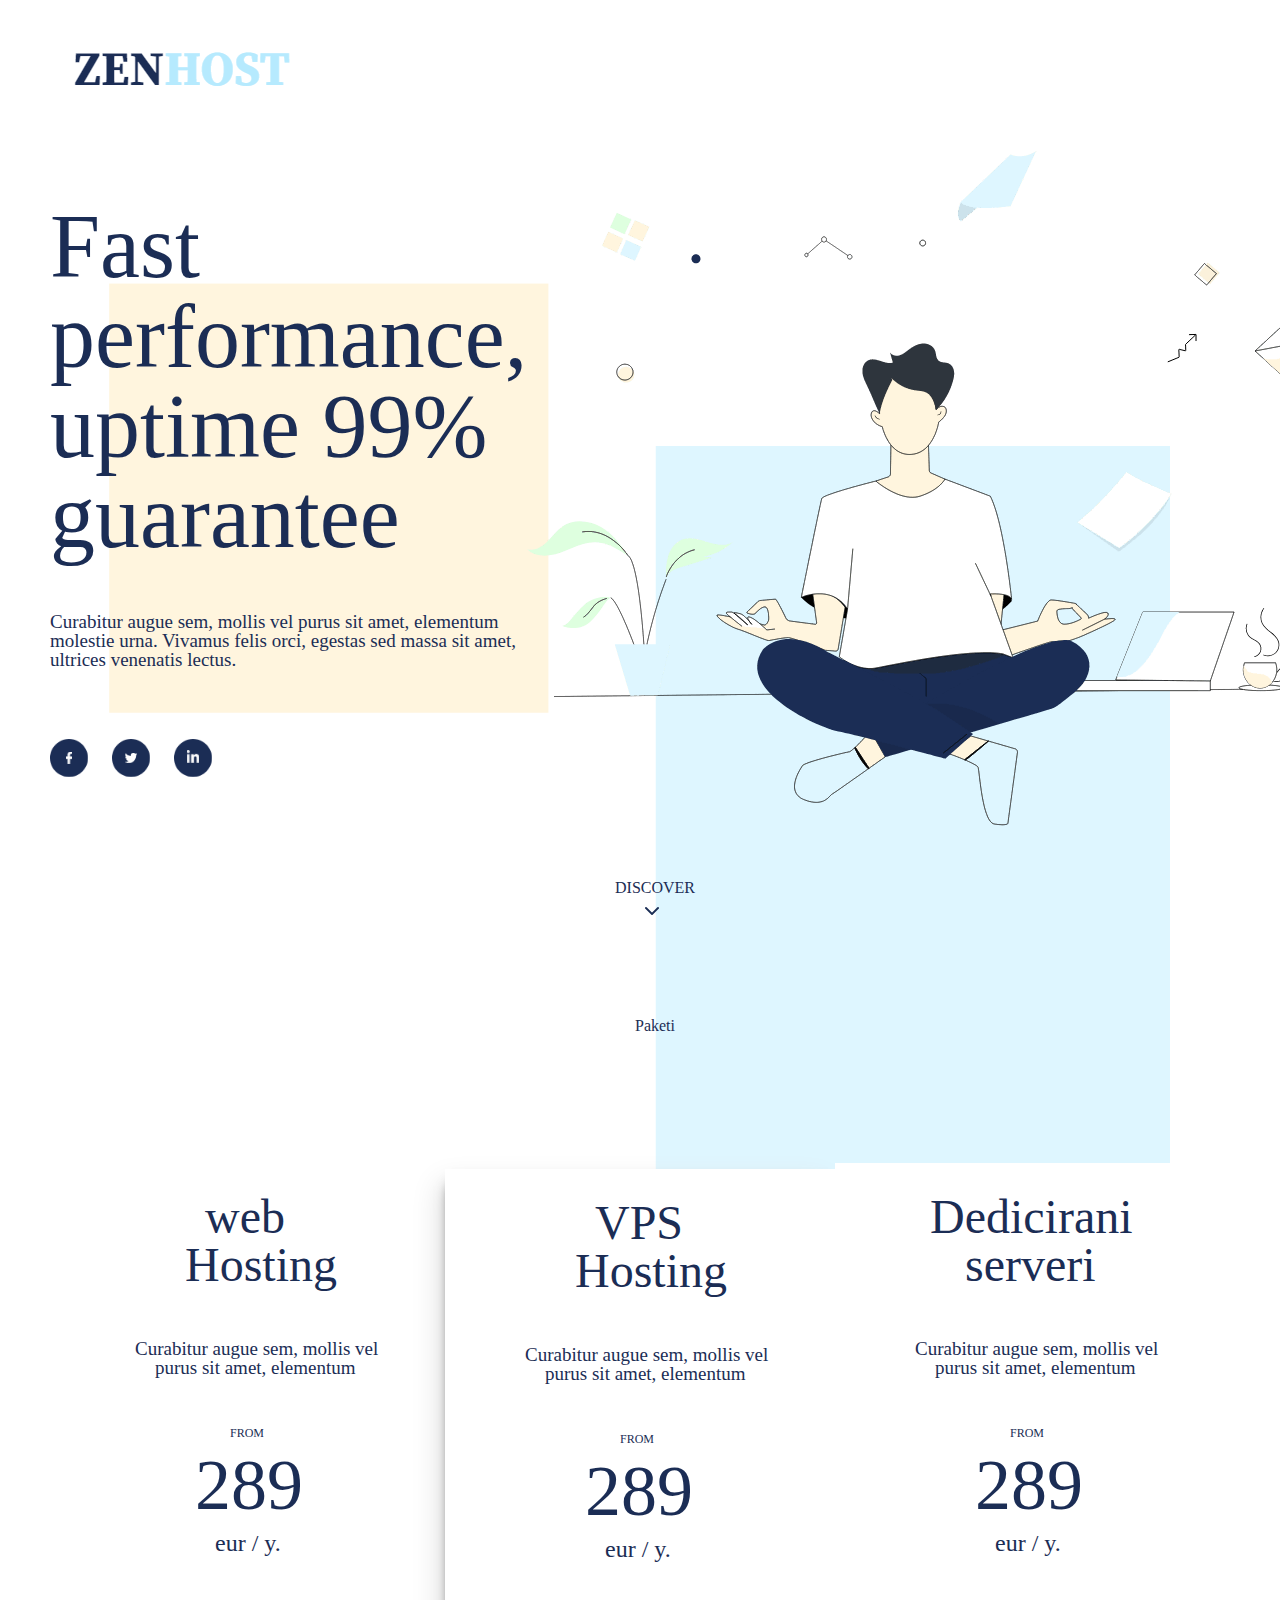
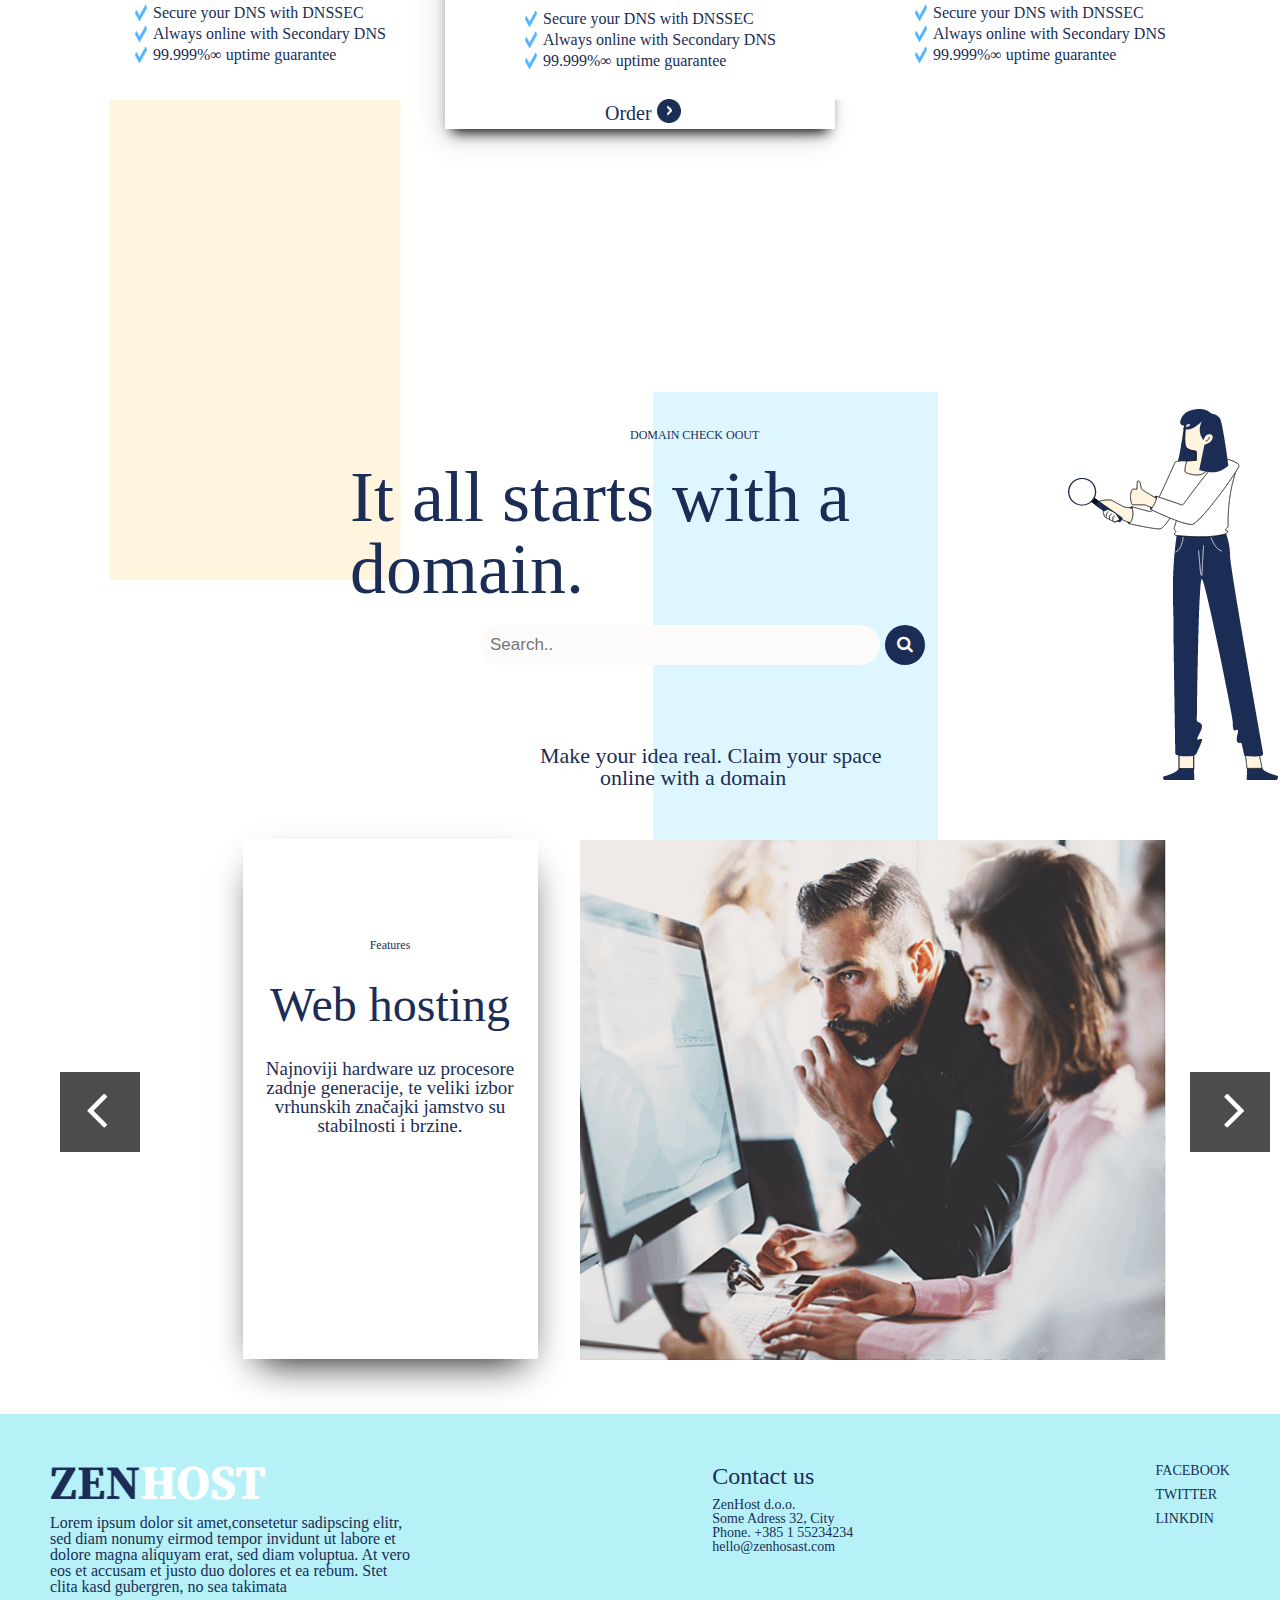
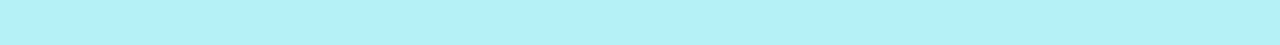
<file: index.html>
<!DOCTYPE html>
<html lang="en">
<head>
    <meta charset="UTF-8">
    <meta http-equiv="X-UA-Compatible" content="IE=edge">
    <meta name="viewport" content="width=device-width, initial-scale=1.0">
    <title>hosting website</title>
    <link rel="stylesheet" href="css/global.css">
    <link rel="preconnect" href="https://fonts.googleapis.com">
    <link rel="preconnect" href="https://fonts.gstatic.com" crossorigin>
    <link href="https://fonts.googleapis.com/css2?family=Raleway:ital,wght@0,200;1,300&display=swap" rel="stylesheet">  
    <link rel="stylesheet" href="https://cdnjs.cloudflare.com/ajax/libs/font-awesome/4.7.0/css/font-awesome.min.css">

</head>
<body>
    <header>
        <nav class="navbar">
            <a class="nav-breanding" href="index.html"><img src="images/logo.png" alt="logo"></a>
            
                <ul class="nav-menu">
                    <li class="nav-item">
                        <a class="nav-link" href="#section-2">DISCOVER</a>
                    </li>
                
        
                    <li class="nav-item">
                        <img src="images/Line.png" alt="Line">
                    </li>
                
                    <li class="nav-item">
                        <a class="nav-link" href="index.html">home</a>
                    </li>
               
                    <li class="nav-item">
                        <a class="nav-link" href="pages/about us.html">About us</a>
                    </li>
                
                    <li class="nav-item">
                        <a class="nav-link" href="pages/contact.html">Contact</a>
                    </li>
                </ul>
                <div class="hamburger">
                    <span class="bar"><i class="fa fa-bars" aria-hidden="true"></i></span>
                    <span class="barr"><i class="fa fa-close" aria-hidden="true"></i></span>
                    

                </div>
            
        </nav>
    </header>
    <section class="sec-1">
        <div class="in-1">
            <p class="front-p"> Fast performance, uptime 99% guarantee</p>
            <p class="low">Curabitur augue sem, mollis vel purus sit amet, elementum molestie urna. Vivamus felis orci, egestas sed massa sit amet, ultrices venenatis lectus.</p>
            <img src="images/Social.png" alt="Social">
        </div>
       <div class="in-2">
           <img src="images/HEAD.png" alt="head">
       </div>
    </section>
    <section class="sec-2" id="section-2">
        <div class="dscv">
            <p class="discover">DISCOVER</p>
            <img class="imgarrow" src="images/arrow.png" alt="arrow">
        </div>
        <p class="Paketi">Paketi</p>
        
        
        <div class="insec-2">
            <div class="sbox ">
                <p class="p-1">web  </p> 
                <p class="pp-1">Hosting </p>
                <p class="p-2">Curabitur augue sem, mollis vel</p>
                <p class="pp-2">purus sit amet, elementum </p>
                <div class="inb-1"> 
                    <p class="inp-1">FROM</p>
                    <p class="inp-2">289</p>
                    <p class="inp-3">eur / y.</p>
                </div>
                <div class="inb-2">
                    <div class="in-inb-1"><img src="images/check.png" alt="check" class="check"><p class="inp-4">Secure your DNS with DNSSEC</p></div>
                    <div class="in-inb-1"><img src="images/check.png" alt="check" class="check"><p class="inp-4">Always online with Secondary DNS</p></div>
                    <div class="in-inb-1"><img src="images/check.png" alt="check" class="check"><p class="inp-4">99.999%∞ uptime guarantee</p></div>
                </div>
            </div>

            <div class="sbox shadow">
                <p class="p-1">VPS </p> 
                <p class="pp-1">Hosting </p>
                <p class="p-2">Curabitur augue sem, mollis vel</p>
                <p class="pp-2">purus sit amet, elementum </p>
                <div class="inb-1"> 
                    <p class="inp-1">FROM</p>
                    <p class="inp-2">289</p>
                    <p class="inp-3">eur / y.</p>
                </div>
                <div class="inb-2">
                    <div class="in-inb-1"><img src="images/check.png" alt="check" class="check"><p class="inp-4">Secure your DNS with DNSSEC</p></div>
                    <div class="in-inb-1"><img src="images/check.png" alt="check" class="check"><p class="inp-4">Always online with Secondary DNS</p></div>
                    <div class="in-inb-1"><img src="images/check.png" alt="check" class="check"><p class="inp-4">99.999%∞ uptime guarantee</p></div>
                </div>
                <div class="inb-3">
                    </a><p class="inp-5">Order</p>
                    <img src="images/barrow.png" alt="arrow">
                </div>
            </div>

            <div class="sbox">
                <p class="p-1 xx">Dedicirani</p> 
                <p class="pp-1">serveri </p>
                <p class="p-2">Curabitur augue sem, mollis vel</p>
                <p class="pp-2">purus sit amet, elementum </p>
                <div class="inb-1"> 
                    <p class="inp-1">FROM</p>
                    <p class="inp-2">289</p>
                    <p class="inp-3">eur / y.</p>
                </div>
                <div class="inb-2">
                    <div class="in-inb-1"><img src="images/check.png" alt="check" class="check"><p class="inp-4">Secure your DNS with DNSSEC</p></div>
                    <div class="in-inb-1"><img src="images/check.png" alt="check" class="check"><p class="inp-4">Always online with Secondary DNS</p></div>
                    <div class="in-inb-1"><img src="images/check.png" alt="check" class="check"><p class="inp-4">99.999%∞ uptime guarantee</p></div>
                </div>
            </div>
        </div>
    </section>
    <section class="sec-3">
        <div class="onebox">
            <p class="sec-3p1">DOMAIN CHECK OOUT</p>
            <p class="sec-3p2">It all starts with a domain.</p>
            <div class="search-container">
                <form class="example" action="action_page.php">
                    <input type="text" placeholder="Search.." name="search">
                    <button type="submit"><i class="fa fa-search"></i></button>
                </form>
            </div>
            <p class="sec-3p3">Make your idea real. Claim your space </p>
            <p class="sec-3p4">online with a domain</p>
        </div>
        <div class="twobox">
            <img src="images/05.png" alt="girl">
        </div>
    </section>
    <section class="sec-4">
        <div class="slideshow">
            <div id="arrow-left" class="arrow"><i class="fa fa-angle-left"></i></div>
            <div id="arrow-right" class="arrow"><i class="fa fa-angle-right"></i></div>
            
            <div class="slide">
                <div class="sec-4inbox1">
                    <p class="sec-4p1">Features</p>
                    <p class="sec-4p2">Web hosting</p>
                    <p class="sec-4p3">Najnoviji hardware uz procesore zadnje generacije, te veliki izbor vrhunskih značajki  jamstvo su stabilnosti i brzine.</p>
                </div>
                <div class="sec-4inbox2">
                <img src="images/img02.png" alt="01">
                </div>
            </div>
        
            <div class="slide">
                <div class="sec-4inbox1">
                    <p class="sec-4p1">Features</p>
                    <p class="sec-4p2">Close security gaps</p>
                    <p class="sec-4p3">Curabitur augue sem, mollis vel purus sit amet, elementum molestie urna. Vivamus felis orci, egestas sed massa sit amet, ultrices venenatis lectus.</p>
                </div>    
                <div class="sec-4inbox2">
                    <img src="images/img01.png" alt="01">
                </div>
            </div> 
        
            <div class="slide">
                <div class="sec-4inbox1">
                    <p class="sec-4p1">Features</p>
                    <p class="sec-4p2">Easy to use for beginners</p>
                    <p class="sec-4p3">Curabitur augue sem, mollis vel purus sit amet, elementum molestie urna. Vivamus felis orci, egestas sed massa sit amet, ultrices venenatis lectus.</p>
                </div>    
                <div class="sec-4inbox2">
                <img src="images/img02.png" alt="01">
            </div>
            </div>
            
        </div>
    </section>
    <footer>
        <div class="footbox1">
            <div class="footinb1">
                <img src="images/ZENHOST.png" alt="logo" class="footimg">
                <p class="footp1">Lorem ipsum dolor sit amet,consetetur sadipscing elitr, <br> 
                    sed diam nonumy eirmod tempor invidunt ut labore et <br>
                     dolore magna aliquyam erat, sed diam voluptua. At vero <br>
                      eos et accusam et justo duo dolores et ea rebum. Stet <br>
                       clita kasd gubergren, no sea takimata </p>
            </div>
            <div class="footinb2">
                <p class="footp2">Contact us</p>
                <p class="footp3">
                    ZenHost d.o.o. <br>
                    Some Adress 32, City <br>
                    Phone. +385 1 55234234 <br>
                    hello@zenhosast.com 
                </p>
            </div>
            <div class="footinb3">
                <p class="footp4"><a href="https://www.facebook.com/">FACEBOOK</a></p>
                <p class="footp4"><a href="https://twitter.com/">TWITTER</a></p>
                <p class="footp4"><a href="https://www.linkedin.com/">LINKDIN</a> </p>
            </div>
        </div>
        
    </footer>




    <script src="script.js"></script>
</body>
</html>
</file>
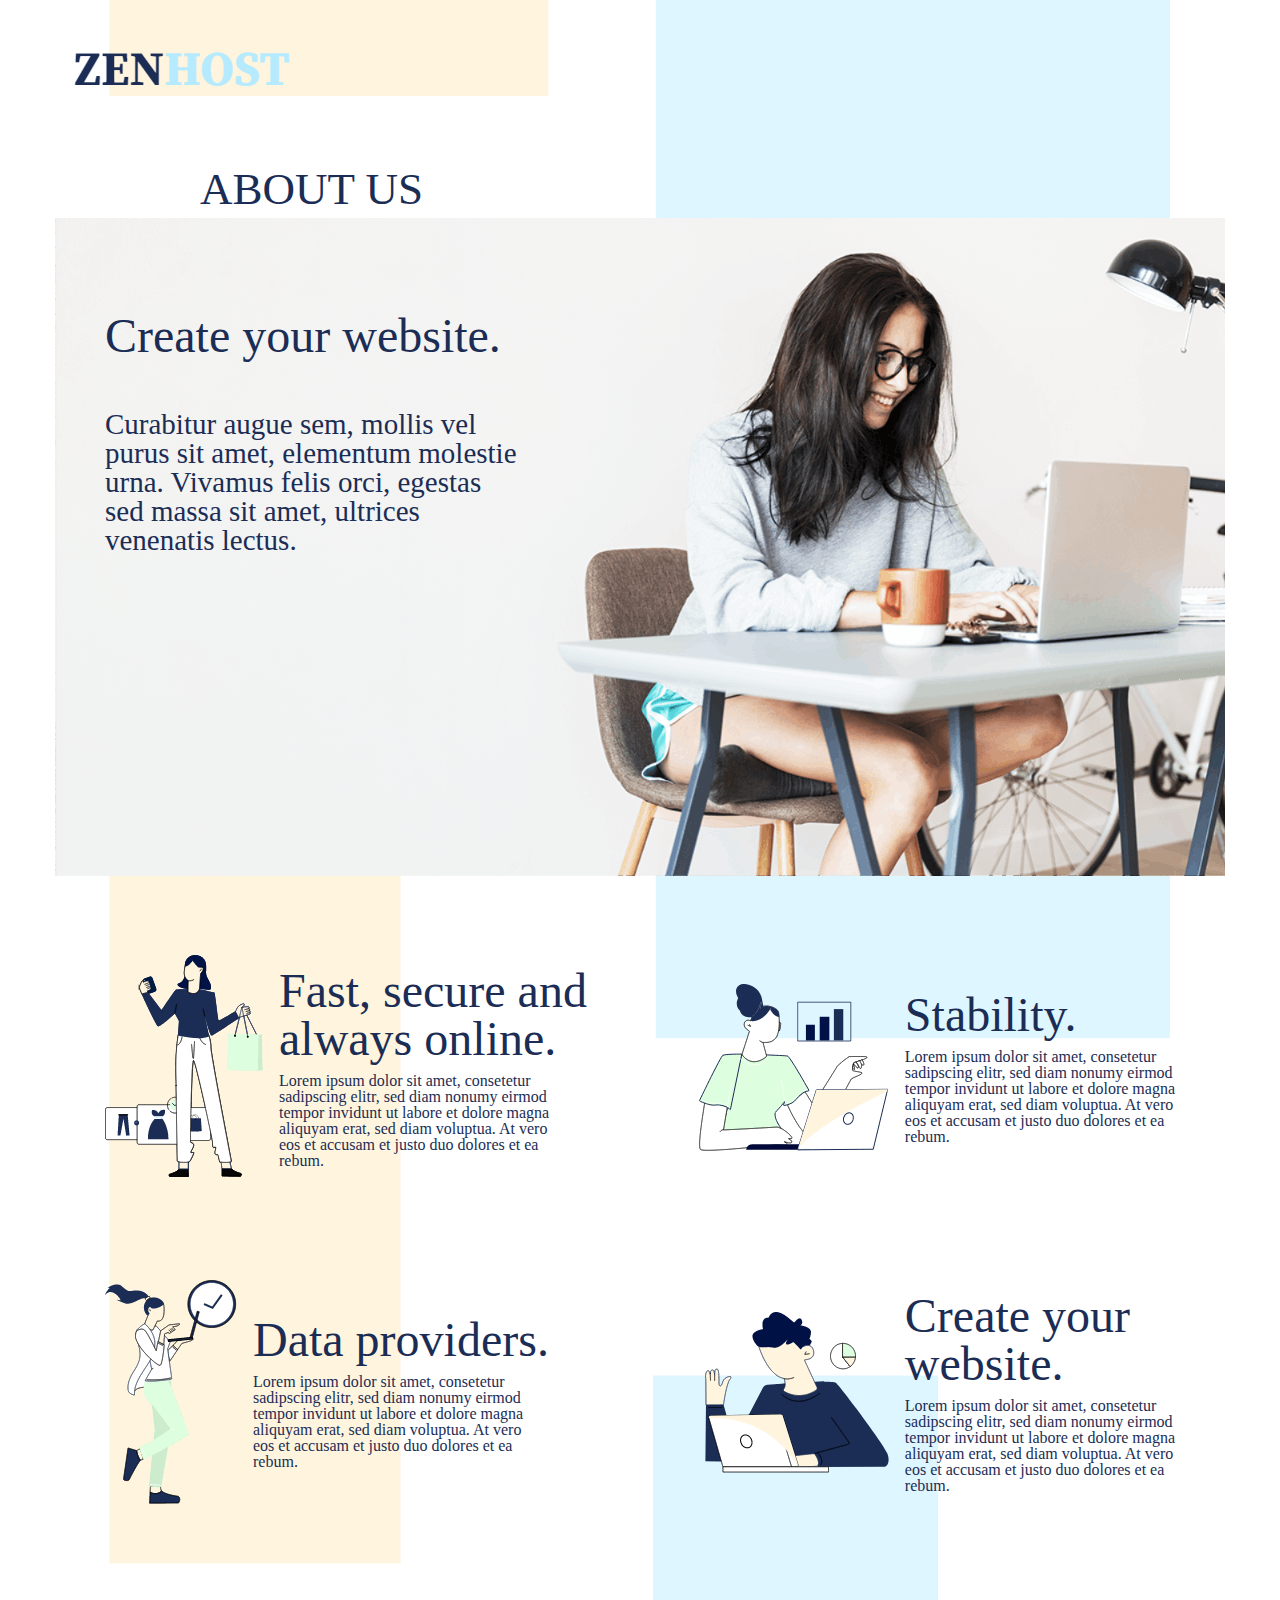
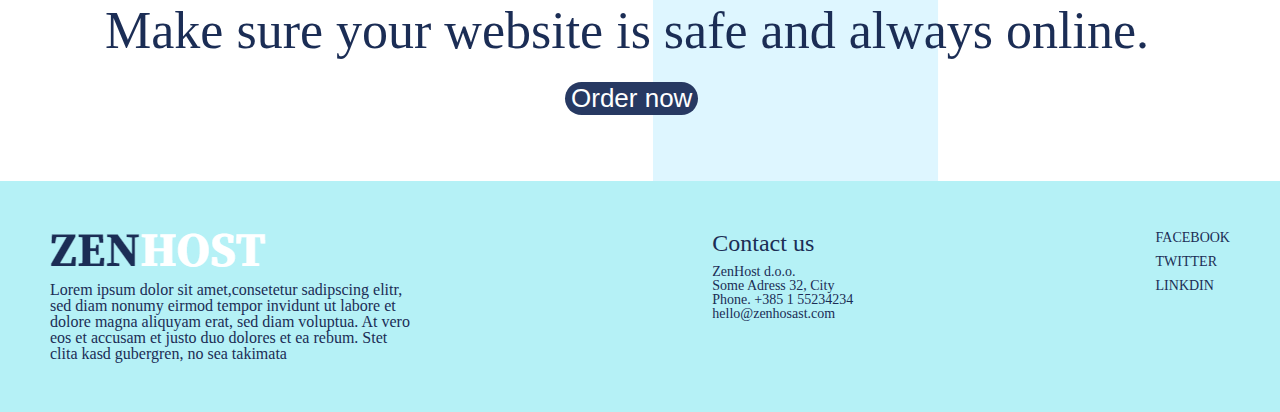
<file: pages/about us.html>
<!DOCTYPE html>
<html lang="en">
  <head>
    <meta charset="UTF-8" />
    <meta http-equiv="X-UA-Compatible" content="IE=edge" />
    <meta name="viewport" content="width=device-width, initial-scale=1.0" />
    <title>hosting website</title>
    <link rel="stylesheet" href="../css/global.css" />
    <link rel="preconnect" href="https://fonts.googleapis.com" />
    <link rel="preconnect" href="https://fonts.gstatic.com" crossorigin />
    <link
      href="https://fonts.googleapis.com/css2?family=Raleway:ital,wght@0,200;1,300&display=swap"
      rel="stylesheet"
    />
    <link
      rel="stylesheet"
      href="https://cdnjs.cloudflare.com/ajax/libs/font-awesome/4.7.0/css/font-awesome.min.css"
    />
  </head>
  <body>
    <header>
      <nav class="navbar">
        <a class="nav-breanding" href="../index.html"
          ><img src="../images/logo.png" alt="logo"
        /></a>

        <ul class="nav-menu">
          <li class="nav-item">
            <a class="nav-link" href="#section-2">DISCOVER</a>
          </li>

          <li class="nav-item">
            <img src="../images/Line.png" alt="Line" />
          </li>

          <li class="nav-item">
            <a class="nav-link" href="../index.html">home</a>
          </li>

          <li class="nav-item">
            <a class="nav-link" href="../pages/about us.html">About us</a>
          </li>

          <li class="nav-item">
            <a class="nav-link" href="../pages/contact.html">Contact</a>
          </li>
        </ul>
        <div class="hamburger">
          <span class="bar"><i class="fa fa-bars" aria-hidden="true"></i></span>
          <span class="barr"
            ><i class="fa fa-close" aria-hidden="true"></i
          ></span>
        </div>
      </nav>
    </header>
    <setion class="p2-sec-1">
      <p class="pg2-p1">ABOUT US</p>
      <div class="pg2-bbox">
        <p class="pg2-boxp1">Create your website.</p>
        <p class="pg2-boxp2">
          Curabitur augue sem, mollis vel <br />
          purus sit amet, elementum molestie <br />
          urna. Vivamus felis orci, egestas <br />
          sed massa sit amet, ultrices <br />
          venenatis lectus.
        </p>
      </div>
      <div class="pg2-bbox2">
        <div class="pg2-inbbox">
          <img src="../images/01.png" alt="" />
          <div class="ppbox">
            <p class="pp1">
              Fast, secure and <br />
              always online.
            </p>
            <p class="pp2">
              Lorem ipsum dolor sit amet, consetetur <br />
              sadipscing elitr, sed diam nonumy eirmod <br />
              tempor invidunt ut labore et dolore magna <br />
              aliquyam erat, sed diam voluptua. At vero <br />
              eos et accusam et justo duo dolores et ea <br />
              rebum.
            </p>
          </div>
        </div>
        <div class="pg2-inbbox">
          <img src="../images/02.png" alt="" />
          <div class="ppbox">
            <p class="pp1">Stability.</p>
            <p class="pp2">
              Lorem ipsum dolor sit amet, consetetur <br />
              sadipscing elitr, sed diam nonumy eirmod <br />
              tempor invidunt ut labore et dolore magna <br />
              aliquyam erat, sed diam voluptua. At vero <br />
              eos et accusam et justo duo dolores et ea <br />
              rebum.
            </p>
          </div>
        </div>
      </div>
      <div class="pg2-bbox2">
        <div class="pg2-inbbox">
          <img src="../images/03.png" alt="" />
          <div class="ppbox">
            <p class="pp1">Data providers.</p>
            <p class="pp2">
              Lorem ipsum dolor sit amet, consetetur <br />
              sadipscing elitr, sed diam nonumy eirmod <br />
              tempor invidunt ut labore et dolore magna <br />
              aliquyam erat, sed diam voluptua. At vero <br />
              eos et accusam et justo duo dolores et ea <br />
              rebum.
            </p>
          </div>
        </div>
        <div class="pg2-inbbox">
          <img src="../images/04.png" alt="" />
          <div class="ppbox">
            <p class="pp1">
              Create your <br />
              website.
            </p>
            <p class="pp2">
              Lorem ipsum dolor sit amet, consetetur <br />
              sadipscing elitr, sed diam nonumy eirmod <br />
              tempor invidunt ut labore et dolore magna <br />
              aliquyam erat, sed diam voluptua. At vero <br />
              eos et accusam et justo duo dolores et ea <br />
              rebum.
            </p>
          </div>
        </div>
      </div>

      <div class="lastbox">
        <p class="ppp1">Make sure your website is safe and always online.</p>
        <button class="butt">Order now</button>
      </div>
    </setion>
    <footer>
      <div class="footbox1">
        <div class="footinb1">
          <img src="../images/ZENHOST.png" alt="logo" class="footimg" />
          <p class="footp1">
            Lorem ipsum dolor sit amet,consetetur sadipscing elitr, <br />
            sed diam nonumy eirmod tempor invidunt ut labore et <br />
            dolore magna aliquyam erat, sed diam voluptua. At vero <br />
            eos et accusam et justo duo dolores et ea rebum. Stet <br />
            clita kasd gubergren, no sea takimata
          </p>
        </div>
        <div class="footinb2">
          <p class="footp2">Contact us</p>
          <p class="footp3">
            ZenHost d.o.o. <br />
            Some Adress 32, City <br />
            Phone. +385 1 55234234 <br />
            hello@zenhosast.com
          </p>
        </div>
        <div class="footinb3">
          <p class="footp4"><a href="https://www.facebook.com/">FACEBOOK</a></p>
          <p class="footp4"><a href="https://twitter.com/">TWITTER</a></p>
          <p class="footp4"><a href="https://www.linkedin.com/">LINKDIN</a></p>
        </div>
      </div>
    </footer>
    <script src="../script.js"></script>
  </body>
</html>
</file>
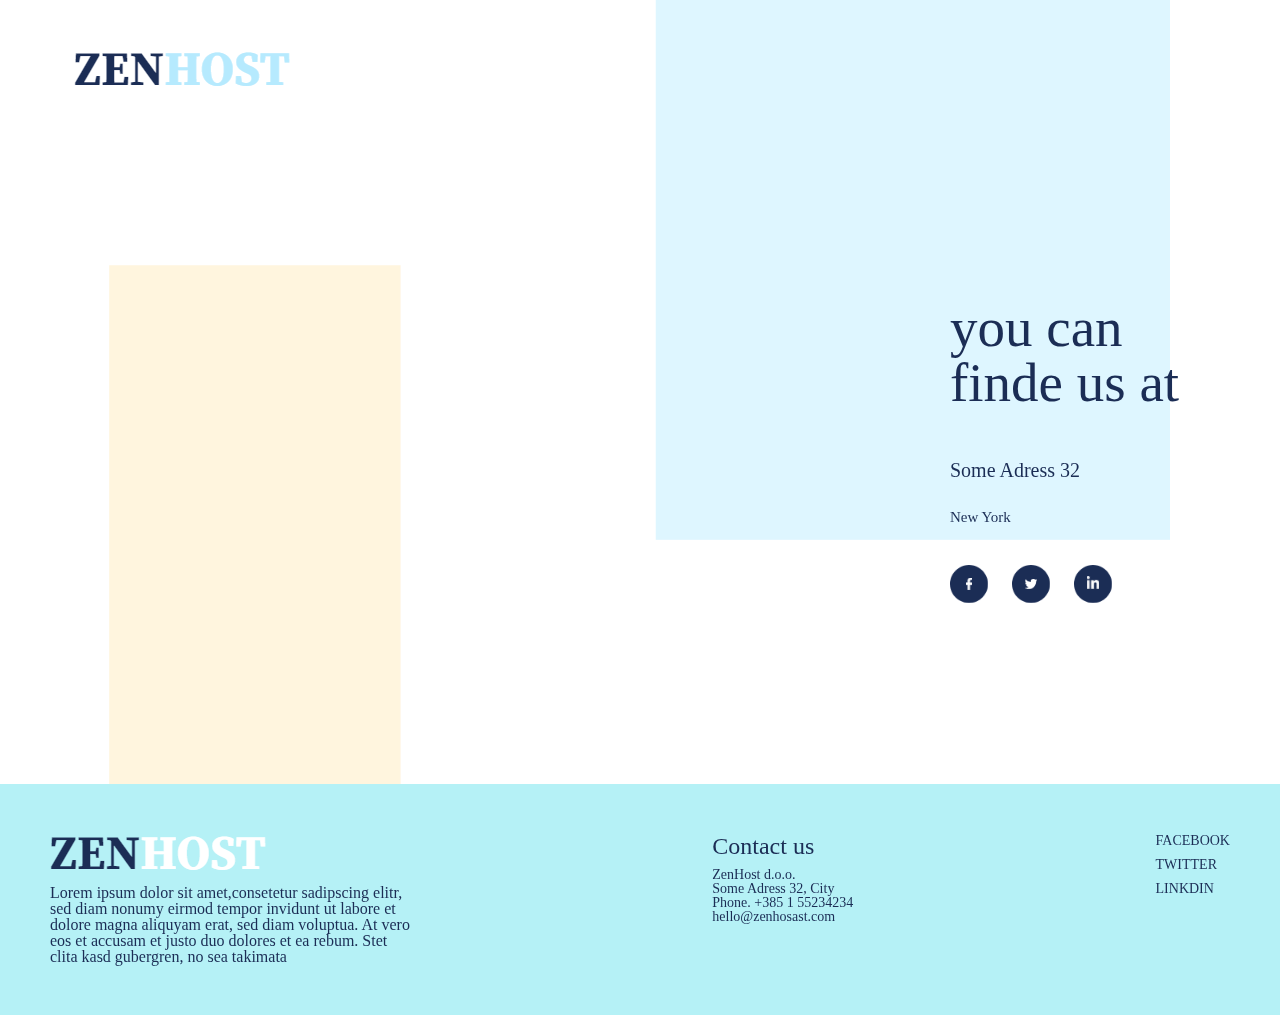
<file: pages/contact.html>
<!DOCTYPE html>
<html lang="en">
  <head>
    <meta charset="UTF-8" />
    <meta http-equiv="X-UA-Compatible" content="IE=edge" />
    <meta name="viewport" content="width=device-width, initial-scale=1.0" />
    <title>hosting website</title>
    <link rel="stylesheet" href="../css/global.css" />
    <link rel="preconnect" href="https://fonts.googleapis.com" />
    <link rel="preconnect" href="https://fonts.gstatic.com" crossorigin />
    <link
      href="https://fonts.googleapis.com/css2?family=Raleway:ital,wght@0,200;1,300&display=swap"
      rel="stylesheet"
    />
    <link
      rel="stylesheet"
      href="https://cdnjs.cloudflare.com/ajax/libs/font-awesome/4.7.0/css/font-awesome.min.css"
    />
  </head>
  <body>
    <header>
      <nav class="navbar">
        <a class="nav-breanding" href="../index.html"
          ><img src="../images/logo.png" alt="logo"
        /></a>

        <ul class="nav-menu">
          <li class="nav-item">
            <a class="nav-link" href="#section-2">DISCOVER</a>
          </li>
          <li class="nav-item">
            <img src="../images/Line.png" alt="Line" />
          </li>

          <li class="nav-item">
            <a class="nav-link" href="../index.html">home</a>
          </li>

          <li class="nav-item">
            <a class="nav-link" href="../pages/about us.html">About us</a>
          </li>

          <li class="nav-item">
            <a class="nav-link" href="../pages/contact.html">Contact</a>
          </li>
        </ul>
        <div class="hamburger">
          <span class="bar"><i class="fa fa-bars" aria-hidden="true"></i></span>
          <span class="barr"
            ><i class="fa fa-close" aria-hidden="true"></i
          ></span>
        </div>
      </nav>
    </header>
    <section class="pg3-sec">
      <p class="mapp">
        <iframe
          class="map"
          src="https://www.google.com/maps/embed?pb=!1m18!1m12!1m3!1d463877.09087623504!2d-74.2001019011952!3d40.684589680970184!2m3!1f0!2f0!3f0!3m2!1i1024!2i768!4f13.1!3m3!1m2!1s0x89c24fa5d33f083b%3A0xc80b8f06e177fe62![base64]!5e0!3m2!1ska!2sge!4v1651535325421!5m2!1ska!2sge"
          width="800"
          height="600"
          style="border: 0"
          allowfullscreen=""
          loading="lazy"
          referrerpolicy="no-referrer-when-downgrade"
        ></iframe>
      </p>
      <div class="pg3-box">
        <p class="pg3p1">you can <br />finde us at</p>
        <p class="pg3p2">Some Adress 32</p>
        <p></p>
        <p class="pg3p3">New York</p>
        <div class="icons">
          <img src="../images/Social.png" alt="Social" />
        </div>
      </div>
    </section>

    <footer>
      <div class="footbox1">
        <div class="footinb1">
          <img src="../images/ZENHOST.png" alt="logo" class="footimg" />
          <p class="footp1">
            Lorem ipsum dolor sit amet,consetetur sadipscing elitr, <br />
            sed diam nonumy eirmod tempor invidunt ut labore et <br />
            dolore magna aliquyam erat, sed diam voluptua. At vero <br />
            eos et accusam et justo duo dolores et ea rebum. Stet <br />
            clita kasd gubergren, no sea takimata
          </p>
        </div>
        <div class="footinb2">
          <p class="footp2">Contact us</p>
          <p class="footp3">
            ZenHost d.o.o. <br />
            Some Adress 32, City <br />
            Phone. +385 1 55234234 <br />
            hello@zenhosast.com
          </p>
        </div>
        <div class="footinb3">
          <p class="footp4"><a href="https://www.facebook.com/">FACEBOOK</a></p>
          <p class="footp4"><a href="https://twitter.com/">TWITTER</a></p>
          <p class="footp4"><a href="https://www.linkedin.com/">LINKDIN</a></p>
        </div>
      </div>
    </footer>
    <script src="../script.js"></script>
  </body>
</html>
</file>
<file: css/global.css>
/* http://meyerweb.com/eric/tools/css/reset/ 
   v2.0 | 20110126
   License: none (public domain)
*/
html, body, div, span, applet, object, iframe, h1, h2, h3, h4, h5, h6, p, blockquote, pre, a, abbr, acronym, address, big, cite, code, del, dfn, em, img, ins, kbd, q, s, samp, small, strike, strong, sub, sup, tt, var, b, u, i, center, dl, dt, dd, ol, ul, li, fieldset, form, label, legend, table, caption, tbody, tfoot, thead, tr, th, td, article, aside, canvas, details, embed, figure, figcaption, footer, header, hgroup, menu, nav, output, ruby, section, summary, time, mark, audio, video {
  margin: 0;
  padding: 0;
  border: 0;
  font-size: 100%;
  font: inherit;
  vertical-align: baseline;
}

/* HTML5 display-role reset for older browsers */
article, aside, details, figcaption, figure, footer, header, hgroup, menu, nav, section {
  display: block;
}

body {
  line-height: 1;
}

ol, ul {
  list-style: none;
}

blockquote, q {
  quotes: none;
}

blockquote:before, blockquote:after {
  content: '';
  content: none;
}

q:before, q:after {
  content: '';
  content: none;
}

table {
  border-collapse: collapse;
  border-spacing: 0;
}

a {
  text-decoration: none;
}

* {
  -webkit-box-sizing: border-box;
          box-sizing: border-box;
}

body header, body footer > .footbox1 {
  max-width: 1370px;
  width: 100%;
  margin: auto;
  padding: 50px;
}

body .p2-sec-1, body .p2-sec-1 > .pg2-bbox, body .p2-sec-1 > .pg2-bbox2, body .p2-sec-1 > .lastbox {
  max-width: 1170px;
  width: 100%;
  max-height: 800px;
  height: 100%;
  margin: auto;
  padding: 50px;
}

body {
  background-image: url("../images/bg.png");
  background-position: center;
  background-repeat: no-repeat;
  background-size: cover;
}

body header {
  display: -webkit-box;
  display: -ms-flexbox;
  display: flex;
  -webkit-box-pack: justify;
      -ms-flex-pack: justify;
          justify-content: space-between;
  -webkit-box-align: center;
      -ms-flex-align: center;
          align-items: center;
}

body header .navbar {
  display: -webkit-box;
  display: -ms-flexbox;
  display: flex;
  -webkit-box-pack: justify;
      -ms-flex-pack: justify;
          justify-content: space-between;
  -webkit-box-align: center;
      -ms-flex-align: center;
          align-items: center;
  padding: 0 24px;
}

body header .navbar > .nav-breanding {
  margin: 0px;
}

body header .navbar > .nav-menu {
  display: -webkit-box;
  display: -ms-flexbox;
  display: flex;
  -webkit-box-pack: justify;
      -ms-flex-pack: justify;
          justify-content: space-between;
  -webkit-box-align: center;
      -ms-flex-align: center;
          align-items: center;
  margin-left: 660px;
}

body header .navbar > .nav-menu > .nav-item {
  margin-left: 20px;
}

body header .navbar > .nav-menu > .nav-link {
  -webkit-transition: 0.7s ease;
  transition: 0.7s ease;
}

body header .navbar > .nav-menu > .nav-link:hover {
  color: #2d4477;
}

body header .navbar > .hamburger {
  display: none;
  cursor: pointer;
}

@media (max-width: 1390px) {
  body header .navbar > .hamburger {
    display: block;
    margin-left: 1000px;
  }
}

body header .navbar > .hamburger > .bar {
  display: block;
  width: 25px;
  height: 10px;
  margin: 5px auto;
}

body .sec-1 {
  display: -webkit-box;
  display: -ms-flexbox;
  display: flex;
  -webkit-box-pack: justify;
      -ms-flex-pack: justify;
          justify-content: space-between;
  -webkit-box-align: center;
      -ms-flex-align: center;
          align-items: center;
}

body .sec-1 > .in-1 {
  margin-left: 50px;
}

body .sec-1 > .in-1 > .front-p {
  font-size: 90px;
  color: #1b2d55;
  margin-bottom: 50px;
}

body .sec-1 > .in-1 > .low {
  font-size: 19px;
  color: #1b2d55;
  margin-bottom: 70px;
}

body .sec-1 > .in-2 {
  margin: 0px;
}

body .sec-2 {
  max-width: 1170px;
  width: 100%;
  margin: auto;
}

body .sec-2 > .dscv > .discover {
  font-size: 16px;
  color: #1b2d55;
  margin-left: 560px;
  margin-bottom: 10px;
  margin-top: 50px;
}

body .sec-2 > .dscv > .imgarrow {
  margin-left: 590px;
  margin-bottom: 100px;
}

body .sec-2 > .Paketi {
  font-size: 16px;
  color: #1b2d55;
  margin-left: 580px;
  margin-bottom: 100px;
}

body .sec-2 > .insec-2 {
  display: -webkit-box;
  display: -ms-flexbox;
  display: flex;
  -webkit-box-pack: justify;
      -ms-flex-pack: justify;
          justify-content: space-between;
  -webkit-box-align: center;
      -ms-flex-align: center;
          align-items: center;
}

body .sec-2 > .insec-2 > .sbox {
  padding: 30px;
  width: 470px;
  height: 537px;
  background-color: #fff;
  border: 2px;
  border-color: #f9f9f9;
}

body .sec-2 > .insec-2 > .sbox > .p-1 {
  margin-left: 120px;
  font-size: 48px;
  color: #1b2d55;
}

body .sec-2 > .insec-2 > .sbox > .pp-1 {
  margin-left: 100px;
  font-size: 48px;
  color: #1b2d55;
  margin-bottom: 50px;
}

body .sec-2 > .insec-2 > .sbox > .xx {
  margin-left: 65px;
}

body .sec-2 > .insec-2 > .sbox > .p-2 {
  margin-left: 50px;
  font-size: 19px;
  color: #1b2d55;
}

body .sec-2 > .insec-2 > .sbox > .pp-2 {
  margin-left: 70px;
  font-size: 19px;
  color: #1b2d55;
  margin-bottom: 50px;
}

body .sec-2 > .insec-2 > .sbox > .inb-1 > .inp-1 {
  margin-left: 145px;
  font-size: 12px;
  color: #1b2d55;
  margin-bottom: 10px;
}

body .sec-2 > .insec-2 > .sbox > .inb-1 > .inp-2 {
  margin-left: 110px;
  font-size: 72px;
  color: #1b2d55;
  margin-bottom: 10px;
}

body .sec-2 > .insec-2 > .sbox > .inb-1 > .inp-3 {
  margin-left: 130px;
  font-size: 24px;
  color: #1b2d55;
  margin-bottom: 50px;
}

body .sec-2 > .insec-2 > .sbox > .inb-2 {
  margin-left: 50px;
  margin-bottom: 30px;
}

body .sec-2 > .insec-2 > .sbox > .inb-2 > .in-inb-1 {
  display: -webkit-box;
  display: -ms-flexbox;
  display: flex;
  margin-bottom: 5px;
}

body .sec-2 > .insec-2 > .sbox > .inb-2 > .in-inb-1 > .check {
  margin-right: 0px;
}

body .sec-2 > .insec-2 > .sbox > .inb-2 > .in-inb-1 > .inp-4 {
  margin-left: 5px;
  font-size: 16px;
  color: #1b2d55;
}

body .sec-2 > .insec-2 > .sbox > .inb-3 {
  display: -webkit-box;
  display: -ms-flexbox;
  display: flex;
}

body .sec-2 > .insec-2 > .sbox > .inb-3 > .inp-5 {
  cursor: pointer;
  color: #1b2d55;
  margin-top: 4px;
  font-size: 20px;
  margin-left: 130px;
  margin-right: 5px;
}

body .sec-2 > .insec-2 > .sbox > .inb-3 > .inp-5:hover {
  color: #0f1a35;
}

body .sec-2 > .insec-2 > .shadow {
  height: 560px;
  -webkit-box-shadow: 0px 10px 13px -7px #000000, -7px 12px 28px -2px #e0e0e0;
  box-shadow: 0px 10px 13px -7px #000000, -7px 12px 28px -2px #e0e0e0;
  margin-top: 35px;
}

body .sec-3 {
  display: -webkit-box;
  display: -ms-flexbox;
  display: flex;
}

body .sec-3 > .onebox > .sec-3p1 {
  color: #1b2d55;
  font-size: 12px;
  margin-left: 630px;
  margin-top: 300px;
  margin-bottom: 20px;
}

body .sec-3 > .onebox > .sec-3p2 {
  color: #1b2d55;
  font-size: 72px;
  margin-left: 350px;
  margin-bottom: 20px;
}

body .sec-3 > .onebox > .search-container {
  margin-left: 480px;
  margin-bottom: 20px;
}

body .sec-3 > .onebox > .search-container > form.example input[type="text"] {
  padding: 10px;
  font-size: 17px;
  border: 0px solid #ffffff;
  border-radius: 30px;
  border: none;
  float: left;
  width: 400px;
  background: #fdfafa;
}

body .sec-3 > .onebox > .search-container > form.example button {
  float: left;
  width: 40px;
  height: 40px;
  padding: 10px;
  border-radius: 30px;
  font-size: 17px;
  background-color: #1b2d55;
  color: #ffffff;
  border: 0px solid;
  border-left: none;
  /* Prevent double borders */
  cursor: pointer;
  margin-left: 5px;
}

body .sec-3 > .onebox > .search-container > form.example button:hover {
  background: #152444;
}

body .sec-3 > .onebox > .search-container > form.example::after {
  content: "";
  clear: both;
  display: table;
}

body .sec-3 > .onebox > .sec-3p3 {
  color: #1b2d55;
  font-size: 22px;
  margin-left: 540px;
  margin-top: 80px;
}

body .sec-3 > .onebox > .sec-3p4 {
  color: #1b2d55;
  font-size: 22px;
  margin-left: 600px;
}

body .sec-3 > .twobox {
  margin-top: 280px;
}

body .sec-4 {
  display: -webkit-box;
  display: -ms-flexbox;
  display: flex;
  -webkit-box-pack: center;
      -ms-flex-pack: center;
          justify-content: center;
}

body .sec-4 > .slideshow {
  width: 1350px;
  padding: 50px;
  position: relative;
}

body .sec-4 > .slideshow > .arrow {
  background: rgba(0, 0, 0, 0.7);
  color: white;
  display: -webkit-box;
  display: -ms-flexbox;
  display: flex;
  -webkit-box-align: center;
      -ms-flex-align: center;
          align-items: center;
  -webkit-box-pack: center;
      -ms-flex-pack: center;
          justify-content: center;
  font-size: 60px;
  margin: 10px;
  display: flex;
  top: 50%;
  -webkit-transform: translate(0%, -50%);
          transform: translate(0%, -50%);
  -webkit-transition: 0.4s;
  transition: 0.4s;
  z-index: 1;
  width: 80px;
  height: 80px;
  position: absolute;
}

body .sec-4 > .slideshow > .arrow:hover {
  background: #e9e8e8;
  color: black;
}

body .sec-4 > .slideshow > #arrow-right i.fa {
  position: relative;
  right: -4px;
  top: -3px;
}

body .sec-4 > .slideshow > #arrow-left i.fa {
  position: relative;
  left: -4px;
  top: -3px;
}

body .sec-4 > .slideshow > #arrow-right {
  right: 0;
}

body .sec-4 > .slideshow > .slide {
  display: -webkit-box;
  display: -ms-flexbox;
  display: flex;
  -webkit-box-pack: center;
      -ms-flex-pack: center;
          justify-content: center;
}

body .sec-4 > .slideshow > .slide > .sec-4inbox1 {
  width: 295px;
  height: 520px;
  padding: 20px;
  text-align: center;
  background-color: #ffffff;
  -webkit-box-shadow: 1px 17px 37px -15px #080808;
  box-shadow: 1px 17px 37px -15px #080808;
}

body .sec-4 > .slideshow > .slide > .sec-4inbox1 > .sec-4p1 {
  color: #1b2d55;
  font-size: 12px;
  margin-top: 80px;
}

body .sec-4 > .slideshow > .slide > .sec-4inbox1 > .sec-4p2 {
  color: #1b2d55;
  font-size: 48px;
  margin-top: 30px;
}

body .sec-4 > .slideshow > .slide > .sec-4inbox1 > .sec-4p3 {
  color: #1b2d55;
  font-size: 19px;
  margin-top: 30px;
}

body .sec-4 > .slideshow > .slide > .sec-4inbox2 {
  width: 500px;
}

body footer {
  color: #1b2d55;
  background-color: #b5f1f6;
}

body footer > .footbox1 {
  display: -webkit-box;
  display: -ms-flexbox;
  display: flex;
  -webkit-box-pack: justify;
      -ms-flex-pack: justify;
          justify-content: space-between;
}

body footer > .footbox1 > .footinb1 .footp1 {
  font-size: 16px;
}

body footer > .footbox1 > .footinb2 > .footp2 {
  font-size: 24px;
  margin-bottom: 10px;
}

body footer > .footbox1 > .footinb2 > .footp3 {
  font-size: 14px;
}

body footer > .footbox1 > .footinb3 .footp4 {
  font-size: 14px;
  margin-bottom: 10px;
}

body .p2-sec-1 {
  color: #1b2d55;
}

body .p2-sec-1 > .pg2-p1 {
  color: #1b2d55;
  font-size: 45px;
  margin-left: 200px;
}

body .p2-sec-1 > .pg2-bbox {
  background-image: url("../images/backgrounbox.png");
}

body .p2-sec-1 > .pg2-bbox > .pg2-boxp1 {
  font-size: 48px;
  padding-top: 50px;
  margin-bottom: 50px;
}

body .p2-sec-1 > .pg2-bbox > .pg2-boxp2 {
  font-size: 29px;
  padding-bottom: 300px;
}

body .p2-sec-1 > .pg2-bbox2 {
  display: -webkit-box;
  display: -ms-flexbox;
  display: flex;
  -webkit-box-pack: justify;
      -ms-flex-pack: justify;
          justify-content: space-between;
  -webkit-box-align: center;
      -ms-flex-align: center;
          align-items: center;
}

@media (max-width: 1390px) {
  body .p2-sec-1 > .pg2-bbox2 {
    -ms-flex-wrap: wrap;
        flex-wrap: wrap;
  }
}

body .p2-sec-1 > .pg2-bbox2 > .pg2-inbbox {
  display: -webkit-box;
  display: -ms-flexbox;
  display: flex;
  -webkit-box-align: center;
      -ms-flex-align: center;
          align-items: center;
}

body .p2-sec-1 > .pg2-bbox2 > .pg2-inbbox > .ppbox {
  margin-left: 15px;
}

body .p2-sec-1 > .pg2-bbox2 > .pg2-inbbox > .ppbox > .pp1 {
  font-size: 48px;
  margin-bottom: 10px;
}

body .p2-sec-1 > .pg2-bbox2 > .pg2-inbbox > .ppbox > .pp2 {
  font-size: 16px;
}

body .p2-sec-1 > .lastbox > .ppp1 {
  font-size: 52px;
  margin: auto;
  padding-bottom: 25px;
}

body .p2-sec-1 > .lastbox > .butt {
  color: #ffffff;
  border: 5px;
  background-color: #273962;
  border-radius: 30px;
  font-size: 26px;
  margin-left: 460px;
  cursor: pointer;
}

body .p2-sec-1 > .lastbox > .butt:hover {
  background-color: #142345;
}

body > .pg3-sec {
  display: -webkit-box;
  display: -ms-flexbox;
  display: flex;
  -webkit-box-align: center;
      -ms-flex-align: center;
          align-items: center;
  color: #1b2d55;
  margin-bottom: 30px;
}

@media (max-width: 1390px) {
  body > .pg3-sec {
    -ms-flex-wrap: wrap;
        flex-wrap: wrap;
  }
}

body > .pg3-sec > .mapp > .map {
  margin-left: 100px;
}

body > .pg3-sec > .pg3-box {
  margin-left: 50px;
}

body > .pg3-sec > .pg3-box > .pg3p1 {
  font-size: 55px;
  margin-bottom: 50px;
}

body > .pg3-sec > .pg3-box > .pg3p2 {
  font-size: 20px;
  margin-bottom: 30px;
}

body > .pg3-sec > .pg3-box > .pg3p3 {
  font-size: 15px;
  margin-bottom: 40px;
}

@media (max-width: 1390px) {
  .navbar .nav-menu {
    position: fixed;
    right: -100%;
    top: 90px;
    -webkit-box-orient: vertical;
    -webkit-box-direction: normal;
        -ms-flex-direction: column;
            flex-direction: column;
    width: 50%;
    text-align: center;
    -webkit-transition: 0.3s;
    transition: 0.3s;
    background-color: #b5f1f6;
  }
  .navbar .nav-menu .nav-item {
    margin: 16px 0;
  }
  .navbar .nav-menu.active {
    right: 0;
    -webkit-box-orient: vertical;
    -webkit-box-direction: normal;
        -ms-flex-direction: column;
            flex-direction: column;
    -ms-flex-wrap: wrap;
        flex-wrap: wrap;
  }
  .navbar .hamburger {
    display: block;
  }
  .navbar .hamburger .bar {
    display: block;
    font-size: 25px;
    margin: 5px;
    margin-left: 1000px;
  }
  .navbar .hamburger.active .bar:nth-child(1) {
    opacity: 0;
  }
  .navbar .hamburger .barr {
    display: none;
  }
  .navbar .hamburger .barr.active {
    width: 25px;
    height: 10px;
    margin: 5px auto;
    display: block;
    -webkit-transition: all 0.3s ease-in-out;
    transition: all 0.3s ease-in-out;
  }
}

a:link {
  color: #1b2d55;
  background-color: transparent;
  text-decoration: none;
}

a:visited {
  color: #172c59;
  background-color: transparent;
  text-decoration: none;
}

a:hover {
  color: #34508d;
  background-color: transparent;
  text-decoration: underline;
}

a:active {
  color: #1c9ad4;
  background-color: transparent;
  text-decoration: underline;
}
/*# sourceMappingURL=global.css.map */
</file>
